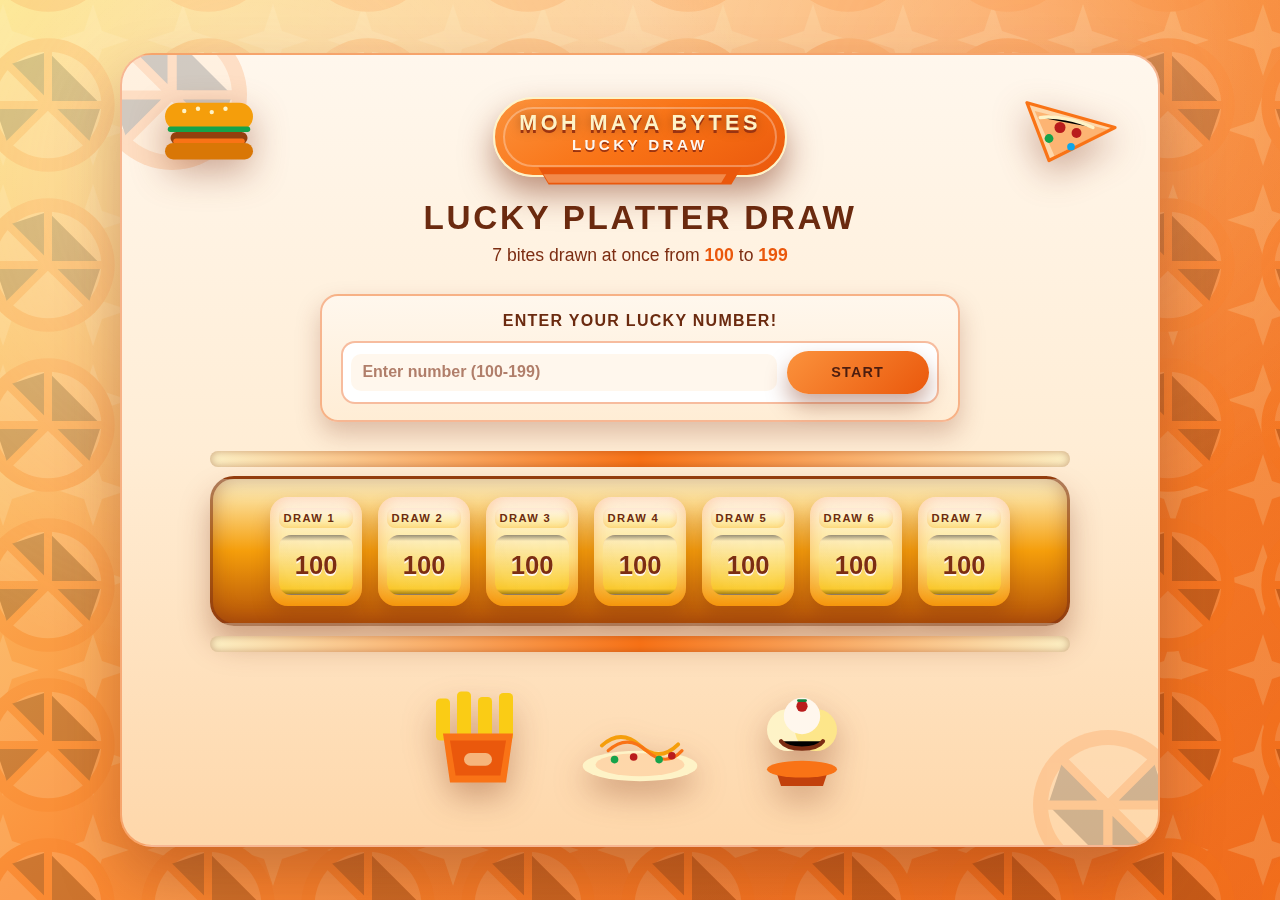
<file: index.html>
<!DOCTYPE html>
<html lang="en">
<head>
  <meta charset="UTF-8" />
  <meta name="viewport" content="width=device-width, initial-scale=1.0" />
  <title>Moh Maya Bytes - Lucky Draw</title>
  <link rel="stylesheet" href="style.css" />
</head>
<body>
  <main class="app">
    <header class="hero-header">
      <div class="logo-banner">
        <div class="logo-top">
          <span class="logo-main">Moh Maya Bytes</span>
        </div>
        <div class="logo-bottom">
          <span class="logo-sub">Lucky Draw</span>
        </div>
        <svg class="logo-ribbon" viewBox="0 0 260 40" aria-hidden="true">
          <path d="M10 10h240l-12 20H22L10 10Z" fill="#ea580c" />
          <path d="M22 28h204l6-10H16l6 10Z" fill="#fed7aa" opacity="0.4" />
        </svg>
      </div>
      <div class="hero-food hero-food-left">
        <img src="assets/food-burger.svg" alt="Burger" />
      </div>
      <div class="hero-food hero-food-right">
        <img src="assets/food-pizza.svg" alt="Pizza slice" />
      </div>
    </header>

    <h1>Lucky Platter Draw</h1>
    <p class="subtitle">
      7 bites drawn at once from <span>100</span> to <span>199</span>
    </p>

    <section class="input-strip">
      <label for="userNumber" class="input-strip-label">Enter Your Lucky Number!</label>
      <div class="input-strip-inner">
        <input
          id="userNumber"
          type="number"
          min="100"
          max="199"
          placeholder="Enter number (100-199)"
        />
        <button class="btn input-strip-btn" id="spinButton" type="button">Start</button>
      </div>
    </section>

    <section class="machine-frame">
      <div class="machine-top"></div>
      <div class="machine-body">
        <section class="rollers" id="rollers">
          <!-- Rollers generated by JavaScript -->
        </section>
      </div>
      <div class="machine-bottom"></div>
    </section>

    <!-- <section class="controls"> -->
      <!-- <button class="btn spin-cta" id="spinButton">Start Spinners!</button> -->
      <!-- <p class="range-label">
        All draws are unique within the range <span>100 - 199</span>.
      </p>
      <p class="nav-link">
        Want to change numbers?
        <a href="setup.html">Go to setup page</a>
        &nbsp;|&nbsp; -->
        <!-- <a href="single-roller.html">Play single roller game</a> -->
      <!-- </p> -->
    </section>

    <section class="food-row">
      <img src="assets/food-fries.svg" alt="Fries" class="food-illus" />
      <img src="assets/food-noodles.svg" alt="Noodles" class="food-illus" />
      <img src="assets/food-sundae.svg" alt="Ice cream sundae" class="food-illus" />
    </section>
  </main>

  <audio id="spinSound" src="spin-sound.mp3" preload="auto"></audio>

  <script src="script.js"></script>
</body>
</html>
</file>
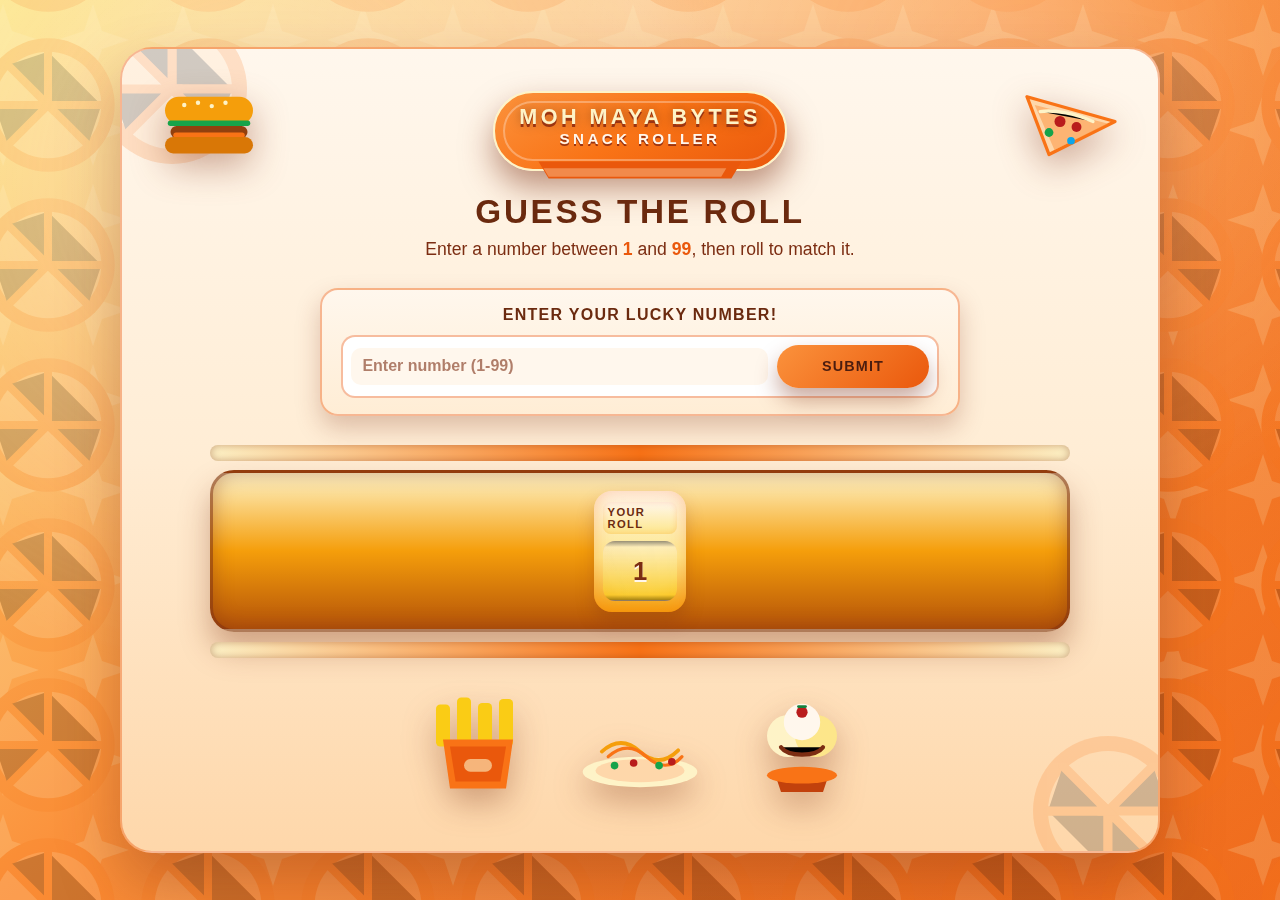
<file: roller.html>
<!DOCTYPE html>
<html lang="en">
<head>
  <meta charset="UTF-8" />
  <meta name="viewport" content="width=device-width, initial-scale=1.0" />
  <title>Moh Maya Bytes - Single Roller</title>
  <link rel="stylesheet" href="style.css" />
</head>
<body>
  <main class="app">
    <header class="hero-header">
      <div class="logo-banner">
        <div class="logo-top">
          <span class="logo-main">Moh Maya Bytes</span>
        </div>
        <div class="logo-bottom">
          <span class="logo-sub">Snack Roller</span>
        </div>
        <svg class="logo-ribbon" viewBox="0 0 260 40" aria-hidden="true">
          <path d="M10 10h240l-12 20H22L10 10Z" fill="#ea580c" />
          <path d="M22 28h204l6-10H16l6 10Z" fill="#fed7aa" opacity="0.4" />
        </svg>
      </div>
      <div class="hero-food hero-food-left">
        <img src="assets/food-burger.svg" alt="Burger" />
      </div>
      <div class="hero-food hero-food-right">
        <img src="assets/food-pizza.svg" alt="Pizza slice" />
      </div>
    </header>

    <h1>Guess the Roll</h1>
    <p class="subtitle">
      Enter a number between <span>1</span> and <span>99</span>, then roll to match it.
    </p>

    <section class="input-strip">
      <label for="guessNumber" class="input-strip-label">Enter Your Lucky Number!</label>
      <div class="input-strip-inner">
        <input
          id="guessNumber"
          type="number"
          min="1"
          max="99"
          placeholder="Enter number (1-99)"
        />
        <button class="btn input-strip-btn" id="playButton" type="button">Submit</button>
      </div>
    </section>

    <section class="machine-frame">
      <div class="machine-top"></div>
      <div class="machine-body">
        <section class="rollers single-roller-wrap">
          <div class="roller" id="singleRoller">
            <div class="roller-label">Your Roll</div>
            <div class="window">
              <div class="numbers"></div>
            </div>
          </div>
        </section>
      </div>
      <div class="machine-bottom"></div>
    </section>

    <!-- <section class="controls">
      <button class="btn spin-cta" id="playButton">Start Roll!</button>
      <p id="singleMessage" class="message"></p>
      <p class="nav-link">
        Back to main draw?
        <a href="index.html">Go to Lucky Draw</a>
      </p>
    </section> -->

    <section class="food-row">
      <img src="assets/food-fries.svg" alt="Fries" class="food-illus" />
      <img src="assets/food-noodles.svg" alt="Noodles" class="food-illus" />
      <img src="assets/food-sundae.svg" alt="Ice cream sundae" class="food-illus" />
    </section>
  </main>

  <div id="confetti" class="confetti hidden"></div>
  <audio id="singleSpinSound" src="spin-sound.mp3" preload="auto"></audio>

  <script src="single-roller.js"></script>
</body>
</html>
</file>
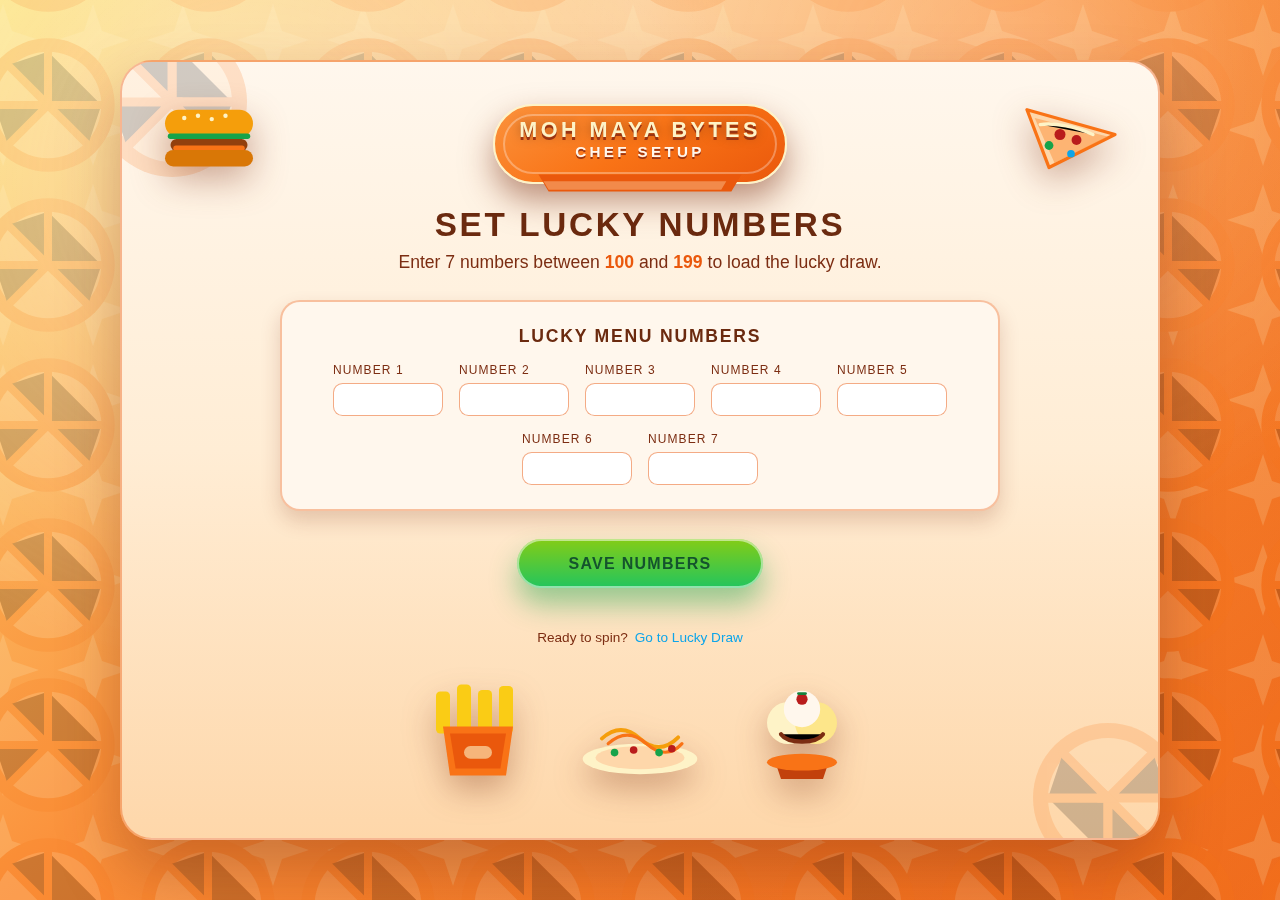
<file: setup.html>
<!DOCTYPE html>
<html lang="en">
<head>
  <meta charset="UTF-8" />
  <meta name="viewport" content="width=device-width, initial-scale=1.0" />
  <title>Moh Maya Bytes - Set Lucky Numbers</title>
  <link rel="stylesheet" href="style.css" />
</head>
<body>
  <main class="app">
    <header class="hero-header">
      <div class="logo-banner">
        <div class="logo-top">
          <span class="logo-main">Moh Maya Bytes</span>
        </div>
        <div class="logo-bottom">
          <span class="logo-sub">Chef Setup</span>
        </div>
        <svg class="logo-ribbon" viewBox="0 0 260 40" aria-hidden="true">
          <path d="M10 10h240l-12 20H22L10 10Z" fill="#ea580c" />
          <path d="M22 28h204l6-10H16l6 10Z" fill="#fed7aa" opacity="0.4" />
        </svg>
      </div>
      <div class="hero-food hero-food-left">
        <img src="assets/food-burger.svg" alt="Burger" />
      </div>
      <div class="hero-food hero-food-right">
        <img src="assets/food-pizza.svg" alt="Pizza slice" />
      </div>
    </header>

    <h1>Set Lucky Numbers</h1>
    <p class="subtitle">
      Enter 7 numbers between <span>100</span> and <span>199</span> to load the lucky draw.
    </p>

    <section class="panel">
      <div class="panel-title">Lucky Menu Numbers</div>
      <div class="inputs-grid">
        <div class="input-item">
          <label for="num1">Number 1</label>
          <input id="num1" type="number" min="100" max="199" />
        </div>
        <div class="input-item">
          <label for="num2">Number 2</label>
          <input id="num2" type="number" min="100" max="199" />
        </div>
        <div class="input-item">
          <label for="num3">Number 3</label>
          <input id="num3" type="number" min="100" max="199" />
        </div>
        <div class="input-item">
          <label for="num4">Number 4</label>
          <input id="num4" type="number" min="100" max="199" />
        </div>
        <div class="input-item">
          <label for="num5">Number 5</label>
          <input id="num5" type="number" min="100" max="199" />
        </div>
        <div class="input-item">
          <label for="num6">Number 6</label>
          <input id="num6" type="number" min="100" max="199" />
        </div>
        <div class="input-item">
          <label for="num7">Number 7</label>
          <input id="num7" type="number" min="100" max="199" />
        </div>
      </div>
    </section>

    <section class="controls">
      <button class="btn spin-cta" id="saveButton">Save Numbers</button>
      <p id="message" class="message"></p>
      <p class="nav-link">
        Ready to spin?
        <a href="/">Go to Lucky Draw</a>
      </p>
    </section>

    <section class="food-row">
      <img src="assets/food-fries.svg" alt="Fries" class="food-illus" />
      <img src="assets/food-noodles.svg" alt="Noodles" class="food-illus" />
      <img src="assets/food-sundae.svg" alt="Ice cream sundae" class="food-illus" />
    </section>
  </main>

  <script src="setup.js"></script>
</body>
</html>
</file>
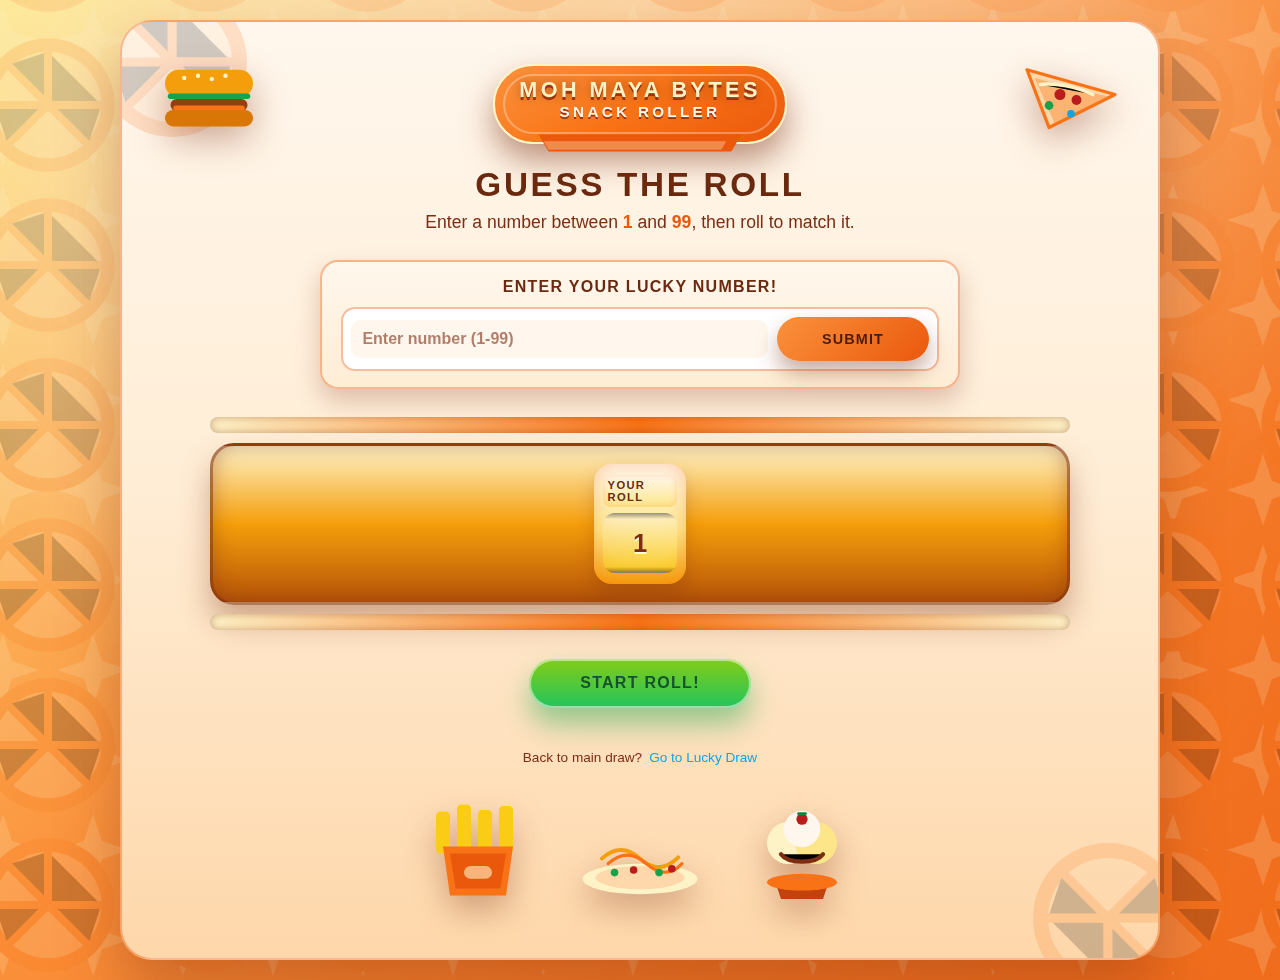
<file: single-roller.html>
<!DOCTYPE html>
<html lang="en">
<head>
  <meta charset="UTF-8" />
  <meta name="viewport" content="width=device-width, initial-scale=1.0" />
  <title>Moh Maya Bytes - Single Roller</title>
  <link rel="stylesheet" href="style.css" />
</head>
<body>
  <main class="app">
    <header class="hero-header">
      <div class="logo-banner">
        <div class="logo-top">
          <span class="logo-main">Moh Maya Bytes</span>
        </div>
        <div class="logo-bottom">
          <span class="logo-sub">Snack Roller</span>
        </div>
        <svg class="logo-ribbon" viewBox="0 0 260 40" aria-hidden="true">
          <path d="M10 10h240l-12 20H22L10 10Z" fill="#ea580c" />
          <path d="M22 28h204l6-10H16l6 10Z" fill="#fed7aa" opacity="0.4" />
        </svg>
      </div>
      <div class="hero-food hero-food-left">
        <img src="assets/food-burger.svg" alt="Burger" />
      </div>
      <div class="hero-food hero-food-right">
        <img src="assets/food-pizza.svg" alt="Pizza slice" />
      </div>
    </header>

    <h1>Guess the Roll</h1>
    <p class="subtitle">
      Enter a number between <span>1</span> and <span>99</span>, then roll to match it.
    </p>

    <section class="input-strip">
      <label for="guessNumber" class="input-strip-label">Enter Your Lucky Number!</label>
      <div class="input-strip-inner">
        <input
          id="guessNumber"
          type="number"
          min="1"
          max="99"
          placeholder="Enter number (1-99)"
        />
        <button class="btn input-strip-btn" id="guessSubmitButton" type="button">Submit</button>
      </div>
    </section>

    <section class="machine-frame">
      <div class="machine-top"></div>
      <div class="machine-body">
        <section class="rollers single-roller-wrap">
          <div class="roller" id="singleRoller">
            <div class="roller-label">Your Roll</div>
            <div class="window">
              <div class="numbers"></div>
            </div>
          </div>
        </section>
      </div>
      <div class="machine-bottom"></div>
    </section>

    <section class="controls">
      <button class="btn spin-cta" id="playButton">Start Roll!</button>
      <p id="singleMessage" class="message"></p>
      <p class="nav-link">
        Back to main draw?
        <a href="index.html">Go to Lucky Draw</a>
      </p>
    </section>

    <section class="food-row">
      <img src="assets/food-fries.svg" alt="Fries" class="food-illus" />
      <img src="assets/food-noodles.svg" alt="Noodles" class="food-illus" />
      <img src="assets/food-sundae.svg" alt="Ice cream sundae" class="food-illus" />
    </section>
  </main>

  <div id="confetti" class="confetti hidden"></div>
  <audio id="singleSpinSound" src="spin-sound.mp3" preload="auto"></audio>

  <script src="single-roller.js"></script>
</body>
</html>
</file>
<file: style.css>
:root {
  --orange-50: #fff7ed;
  --orange-100: #ffedd5;
  --orange-200: #fed7aa;
  --orange-300: #fdba74;
  --orange-400: #fb923c;
  --orange-500: #f97316;
  --orange-600: #ea580c;
  --orange-700: #c2410c;
  --brown-700: #7c2d12;
  --brown-800: #6b2a0f;
  --cream: #fef3c7;
  --green: #22c55e;
  --red: #b91c1c;
  --shadow: rgba(124, 45, 18, 0.35);
}

* {
  box-sizing: border-box;
  margin: 0;
  padding: 0;
}

body {
  min-height: 100vh;
  display: flex;
  align-items: center;
  justify-content: center;
  padding: 1.25rem;
  font-family: "Trebuchet MS", "Verdana", "Tahoma", sans-serif;
  color: var(--brown-700);
  background:
    radial-gradient(circle at top, rgba(255, 255, 255, 0.4) 0, transparent 55%),
    radial-gradient(circle at bottom right, rgba(251, 146, 60, 0.35) 0, transparent 60%),
    linear-gradient(140deg, #fde68a, #fb923c 45%, #ea580c);
  position: relative;
  overflow-x: hidden;
}

body::before {
  content: "";
  position: fixed;
  inset: -15%;
  background-image: url("assets/orange-slice.svg"), url("assets/sparkle.svg");
  background-size: 160px 160px, 90px 90px;
  background-position: 0 0, 60px 40px;
  background-repeat: repeat;
  opacity: 0.18;
  pointer-events: none;
  z-index: 0;
}

body::after {
  content: "";
  position: fixed;
  inset: 0;
  background:
    radial-gradient(circle at 20% 20%, rgba(255, 255, 255, 0.6) 0, transparent 40%),
    radial-gradient(circle at 80% 10%, rgba(255, 255, 255, 0.3) 0, transparent 35%);
  opacity: 0.6;
  pointer-events: none;
  z-index: 0;
}

.app {
  position: relative;
  width: min(1040px, 100%);
  background: linear-gradient(180deg, #fff7ed 0%, #ffedd5 50%, #fed7aa 100%);
  border-radius: 32px;
  border: 2px solid rgba(234, 88, 12, 0.4);
  box-shadow: 0 30px 60px var(--shadow);
  padding: 2.6rem 2.4rem 2.8rem;
  overflow: hidden;
  z-index: 1;
}

.app::before,
.app::after {
  content: "";
  position: absolute;
  width: 180px;
  height: 180px;
  opacity: 0.18;
  background-size: contain;
  background-repeat: no-repeat;
  pointer-events: none;
  z-index: 0;
}

.app::before {
  top: -50px;
  left: -40px;
  background-image: url("assets/orange-slice.svg");
}

.app::after {
  bottom: -50px;
  right: -40px;
  background-image: url("assets/orange-slice.svg");
  transform: rotate(180deg);
}

.hero-header {
  position: relative;
  display: flex;
  align-items: center;
  justify-content: center;
  margin-bottom: 1.4rem;
  z-index: 1;
}

.logo-banner {
  position: relative;
  padding: 0.7rem 1.5rem 1.3rem;
  background: linear-gradient(150deg, #fb923c, #f97316, #ea580c);
  border-radius: 999px;
  box-shadow: 0 16px 32px rgba(124, 45, 18, 0.5);
  border: 2px solid var(--cream);
  text-align: center;
  min-width: 260px;
}

.logo-banner::before {
  content: "";
  position: absolute;
  inset: 8px;
  border-radius: 999px;
  border: 2px solid rgba(255, 255, 255, 0.3);
  pointer-events: none;
}

.logo-main {
  display: inline-block;
  font-family: "Impact", "Franklin Gothic Heavy", "Trebuchet MS", sans-serif;
  font-size: 1.35rem;
  font-weight: 900;
  letter-spacing: 0.16em;
  text-transform: uppercase;
  color: var(--cream);
  text-shadow: 0 3px 0 #9a3412, 0 0 12px rgba(0, 0, 0, 0.35);
}

.logo-sub {
  display: inline-block;
  font-family: "Impact", "Franklin Gothic Heavy", "Trebuchet MS", sans-serif;
  font-size: 0.95rem;
  font-weight: 800;
  letter-spacing: 0.22em;
  text-transform: uppercase;
  color: #fff7ed;
  text-shadow: 0 2px 0 #9a3412;
}

.logo-ribbon {
  position: absolute;
  bottom: -18px;
  left: 50%;
  transform: translateX(-50%);
  width: 220px;
}

.hero-food {
  position: absolute;
  top: -8px;
  width: 110px;
}

.hero-food-left {
  left: -6px;
}

.hero-food-right {
  right: -6px;
}

.hero-food img {
  width: 100%;
  height: auto;
  filter: drop-shadow(0 12px 18px rgba(124, 45, 18, 0.4));
}

h1 {
  text-align: center;
  font-family: "Impact", "Franklin Gothic Heavy", "Trebuchet MS", sans-serif;
  font-size: clamp(1.7rem, 2.6vw, 2.5rem);
  letter-spacing: 0.08em;
  text-transform: uppercase;
  color: var(--brown-800);
  margin-bottom: 0.5rem;
  z-index: 1;
}

.subtitle {
  text-align: center;
  font-size: clamp(0.9rem, 1.4vw, 1.1rem);
  color: var(--brown-700);
  margin-bottom: 1.7rem;
  z-index: 1;
}

.subtitle span {
  color: var(--orange-600);
  font-weight: 700;
}

.input-strip {
  width: min(640px, 100%);
  margin: 0 auto 1.8rem;
  background: linear-gradient(180deg, #fff7ed, #ffedd5);
  border: 2px solid rgba(234, 88, 12, 0.4);
  border-radius: 18px;
  padding: 1rem 1.2rem;
  box-shadow: 0 12px 24px rgba(124, 45, 18, 0.25);
  text-align: center;
}

.input-strip-label {
  display: block;
  font-size: 1rem;
  font-weight: 700;
  color: var(--brown-800);
  margin-bottom: 0.7rem;
  text-transform: uppercase;
  letter-spacing: 0.08em;
}

.input-strip-inner {
  display: flex;
  align-items: center;
  justify-content: center;
  gap: 0.6rem;
  background: #fff;
  border-radius: 14px;
  padding: 0.5rem;
  border: 2px solid rgba(234, 88, 12, 0.4);
  box-shadow: inset 0 0 0 1px rgba(255, 255, 255, 0.6);
}

.input-strip-inner input {
  flex: 1;
  min-width: 180px;
  border: none;
  outline: none;
  padding: 0.6rem 0.7rem;
  border-radius: 10px;
  font-size: 1rem;
  font-weight: 600;
  color: var(--brown-800);
  background: #fff7ed;
}

.input-strip-inner input::placeholder {
  color: rgba(124, 45, 18, 0.6);
}

.input-strip-btn {
  padding: 0.55rem 1.4rem;
  font-size: 0.9rem;
  background: linear-gradient(180deg, #facc15, #f59e0b);
  color: #7c2d12;
  box-shadow: inset 0 0 0 2px rgba(255, 255, 255, 0.7),
    0 8px 16px rgba(124, 45, 18, 0.3);
}

.machine-frame {
  width: min(860px, 100%);
  margin: 0 auto 1.8rem;
}

.machine-top,
.machine-bottom {
  height: 16px;
  border-radius: 999px;
  background: linear-gradient(90deg, #fef3c7, #f97316, #fef3c7);
  box-shadow: inset 0 0 8px rgba(124, 45, 18, 0.4);
}

.machine-top {
  margin-bottom: 0.6rem;
}

.machine-bottom {
  margin-top: 0.6rem;
}

.machine-body {
  background: linear-gradient(180deg, #fef3c7, #f59e0b 50%, #b45309);
  border-radius: 24px;
  border: 3px solid rgba(124, 45, 18, 0.6);
  padding: 1.1rem;
  box-shadow: inset 0 0 20px rgba(124, 45, 18, 0.4),
    0 18px 30px rgba(124, 45, 18, 0.35);
}

.rollers {
  display: flex;
  justify-content: center;
  gap: 1rem;
  flex-wrap: wrap;
}

.roller {
  position: relative;
  background: linear-gradient(180deg, #fff7ed 0%, #fde68a 55%, #f59e0b 100%);
  border-radius: 18px;
  padding: 0.7rem 0.55rem;
  box-shadow:
    inset 0 0 18px rgba(249, 115, 22, 0.35),
    0 10px 18px rgba(124, 45, 18, 0.25);
  width: 92px;
}




.roller-label {
  font-size: 0.7rem;
  text-transform: uppercase;
  letter-spacing: 0.12em;
  color: var(--brown-800);
  margin-bottom: 0.4rem;
  font-weight: 700;
  background: linear-gradient(180deg, #fff7ed, #fde68a);
  border-radius: 8px;
  padding: 0.25rem 0.3rem;
  box-shadow: inset 0 0 6px rgba(249, 115, 22, 0.25);
}

.window {
  width: 100%;
  height: 60px;
  overflow: hidden;
  border-radius: 12px;
  background: radial-gradient(circle at top, #fff7ed 0, #fed7aa 70%, #fb923c 100%);
  position: relative;
  box-shadow: inset 0 0 12px rgba(249, 115, 22, 0.3);
}

.window::before,
.window::after {
  content: "";
  position: absolute;
  left: 0;
  right: 0;
  height: 6px;
  pointer-events: none;
  z-index: 2;
}

.window::before {
  top: 0;
  background: linear-gradient(to bottom, rgba(0, 0, 0, 0.4), transparent);
}

.window::after {
  bottom: 0;
  background: linear-gradient(to top, rgba(0, 0, 0, 0.4), transparent);
}

.numbers {
  display: flex;
  flex-direction: column;
  transition: transform 1.6s cubic-bezier(0.22, 0.61, 0.36, 1);
  will-change: transform;
}

.number {
  height: 60px;
  line-height: 60px;
  text-align: center;
  font-family: "Impact", "Franklin Gothic Heavy", "Trebuchet MS", sans-serif;
  font-size: 1.6rem;
  font-weight: 700;
  color: #7c2d12;
  text-shadow: 0 2px 0 #fff7ed;
  background:
    linear-gradient(180deg, rgba(254, 243, 199, 0.9), rgba(250, 204, 21, 0.85)),
    linear-gradient(90deg, rgba(185, 28, 28, 0.18), rgba(255, 255, 255, 0));
  border-bottom: 1px solid rgba(124, 45, 18, 0.2);
}

.controls {
  display: flex;
  flex-direction: column;
  align-items: center;
  gap: 0.7rem;
}

.btn {
  cursor: pointer;
  border: none;
  outline: none;
  padding: 0.85rem 2.8rem;
  border-radius: 999px;
  background: linear-gradient(135deg, #fb923c, #ea580c);
  color: #4c1d0f;
  font-weight: 800;
  letter-spacing: 0.08em;
  text-transform: uppercase;
  font-size: 0.9rem;
  box-shadow: 0 12px 22px rgba(124, 45, 18, 0.4);
  transition: transform 0.15s ease, box-shadow 0.15s ease, filter 0.15s ease;
}

.btn:hover {
  transform: translateY(-1px);
  filter: brightness(1.05);
  box-shadow: 0 16px 30px rgba(124, 45, 18, 0.45);
}

.btn:active {
  transform: translateY(1px);
  box-shadow: 0 8px 16px rgba(124, 45, 18, 0.4);
}

.btn:disabled {
  cursor: default;
  opacity: 0.6;
  box-shadow: none;
  transform: none;
  filter: none;
}

.spin-cta {
  background: linear-gradient(180deg, #84cc16, #22c55e);
  color: #14532d;
  font-size: 1rem;
  padding: 0.95rem 3.2rem;
  box-shadow: inset 0 0 0 2px rgba(255, 255, 255, 0.5),
    0 16px 28px rgba(22, 163, 74, 0.45);
}

.range-label {
  font-size: 0.85rem;
  color: var(--brown-700);
}

.range-label span {
  color: var(--orange-600);
  font-weight: 700;
}

.nav-link {
  font-size: 0.85rem;
  color: var(--brown-700);
}

.nav-link a {
  color: #0ea5e9;
  text-decoration: none;
  margin-left: 0.2rem;
}

.nav-link a:hover {
  text-decoration: underline;
}

.panel {
  width: min(720px, 100%);
  margin: 0 auto 1.8rem;
  background: #fff7ed;
  border-radius: 20px;
  border: 2px solid rgba(234, 88, 12, 0.35);
  padding: 1.5rem;
  box-shadow: 0 10px 20px rgba(124, 45, 18, 0.2);
}

.panel-title {
  font-size: 1.1rem;
  font-weight: 800;
  text-transform: uppercase;
  letter-spacing: 0.1em;
  color: var(--brown-800);
  margin-bottom: 1rem;
  text-align: center;
}

.inputs-grid {
  display: flex;
  flex-wrap: wrap;
  gap: 1rem;
  justify-content: center;
}

.input-item {
  display: flex;
  flex-direction: column;
  gap: 0.35rem;
  min-width: 110px;
}

.input-item label {
  font-size: 0.75rem;
  text-transform: uppercase;
  letter-spacing: 0.09em;
  color: var(--brown-700);
}

.input-item input {
  padding: 0.5rem 0.6rem;
  border-radius: 0.6rem;
  border: 1px solid rgba(234, 88, 12, 0.5);
  background: #fff;
  color: var(--brown-800);
  text-align: center;
  outline: none;
  font-weight: 600;
}

.input-item input:focus {
  border-color: #f97316;
  box-shadow: 0 0 0 2px rgba(249, 115, 22, 0.35);
}

.message {
  min-height: 1.4em;
  font-size: 0.9rem;
}

.message-error {
  color: var(--red);
}

.message-success {
  color: #15803d;
}

.food-row {
  margin-top: 1.8rem;
  display: flex;
  justify-content: center;
  gap: 1.4rem;
  flex-wrap: wrap;
}

.food-illus {
  width: 140px;
  max-width: 32vw;
  filter: drop-shadow(0 14px 16px rgba(124, 45, 18, 0.35));
}

.single-roller-wrap {
  margin-bottom: 0;
}

/* Result overlay (number or X) */
.result-overlay {
  position: absolute;
  inset: 0;
  display: flex;
  align-items: center;
  justify-content: center;
  font-size: 1.6rem;
  font-weight: 800;
  color: #0f172a;
  text-shadow: 0 0 10px rgba(0, 0, 0, 0.5);
  pointer-events: none;
  z-index: 3;
}

.result-overlay.miss {
  color: var(--red);
  background: rgba(255, 247, 237, 0.96);
}

.result-overlay.hit {
  color: #15803d;
}

.roller.locked {
  border-color: #22c55e;
  box-shadow: 0 0 0 2px rgba(34, 197, 94, 0.5),
    inset 0 0 10px rgba(22, 163, 74, 0.45);
}

.roller.miss .number {
  opacity: 0;
}

.confetti {
  position: fixed;
  inset: 0;
  pointer-events: none;
  background-image:
    radial-gradient(circle at 10% 20%, rgba(254, 243, 199, 0.9) 0, transparent 40%),
    radial-gradient(circle at 80% 10%, rgba(249, 115, 22, 0.85) 0, transparent 45%),
    radial-gradient(circle at 30% 80%, rgba(234, 179, 8, 0.8) 0, transparent 40%),
    radial-gradient(circle at 70% 70%, rgba(22, 163, 74, 0.75) 0, transparent 45%);
  opacity: 0;
  transition: opacity 0.2s ease;
  z-index: 2;
}

.confetti.active {
  opacity: 1;
  animation: confetti-pop 0.8s ease-out forwards;
}

.confetti.hidden {
  opacity: 0;
}

@keyframes confetti-pop {
  from {
    transform: scale(1);
  }
  to {
    transform: scale(1.05);
  }
}

/* Responsive tweaks */
@media (max-width: 900px) {
  .app {
    padding: 2.2rem 1.6rem 2.4rem;
  }

  .hero-food {
    width: 90px;
  }

  .rollers {
    gap: 0.8rem;
  }

  .roller {
    width: 84px;
  }
}

@media (max-width: 720px) {
  .hero-header {
    flex-direction: column;
    gap: 1rem;
  }

  .hero-food {
    position: static;
    width: 80px;
  }

  .input-strip-inner {
    flex-direction: column;
  }

  .input-strip-inner input,
  .input-strip-btn {
    width: 100%;
  }
}

@media (max-width: 640px) {
  body {
    padding: 0.8rem;
  }

  .app {
    padding: 1.8rem 1.1rem 2.2rem;
  }

  .window,
  .number {
    height: 54px;
    line-height: 54px;
  }

  .roller {
    width: 74px;
  }

  .spin-cta {
    width: 100%;
  }
}

@media (max-width: 420px) {
  .roller {
    width: calc(33.33% - 0.5rem);
  }

  .logo-main {
    font-size: 1.1rem;
  }
}
</file>
